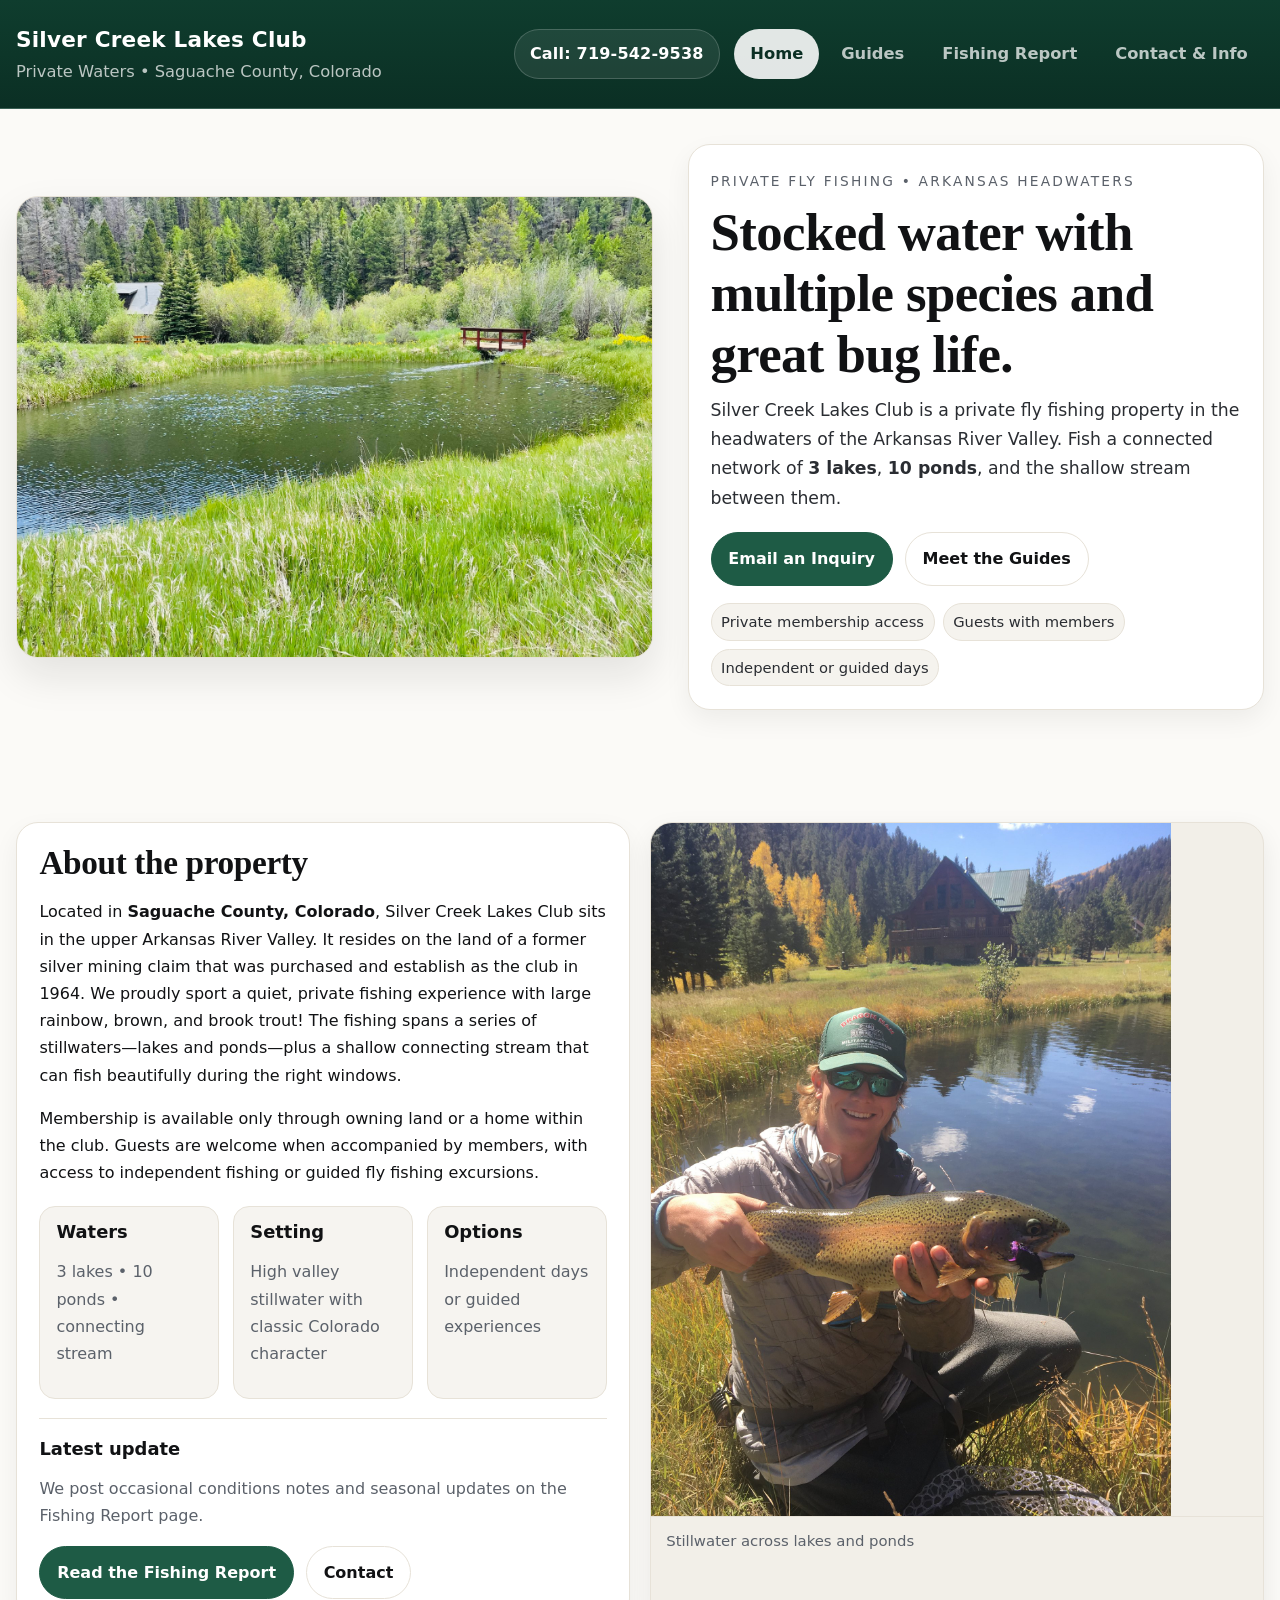
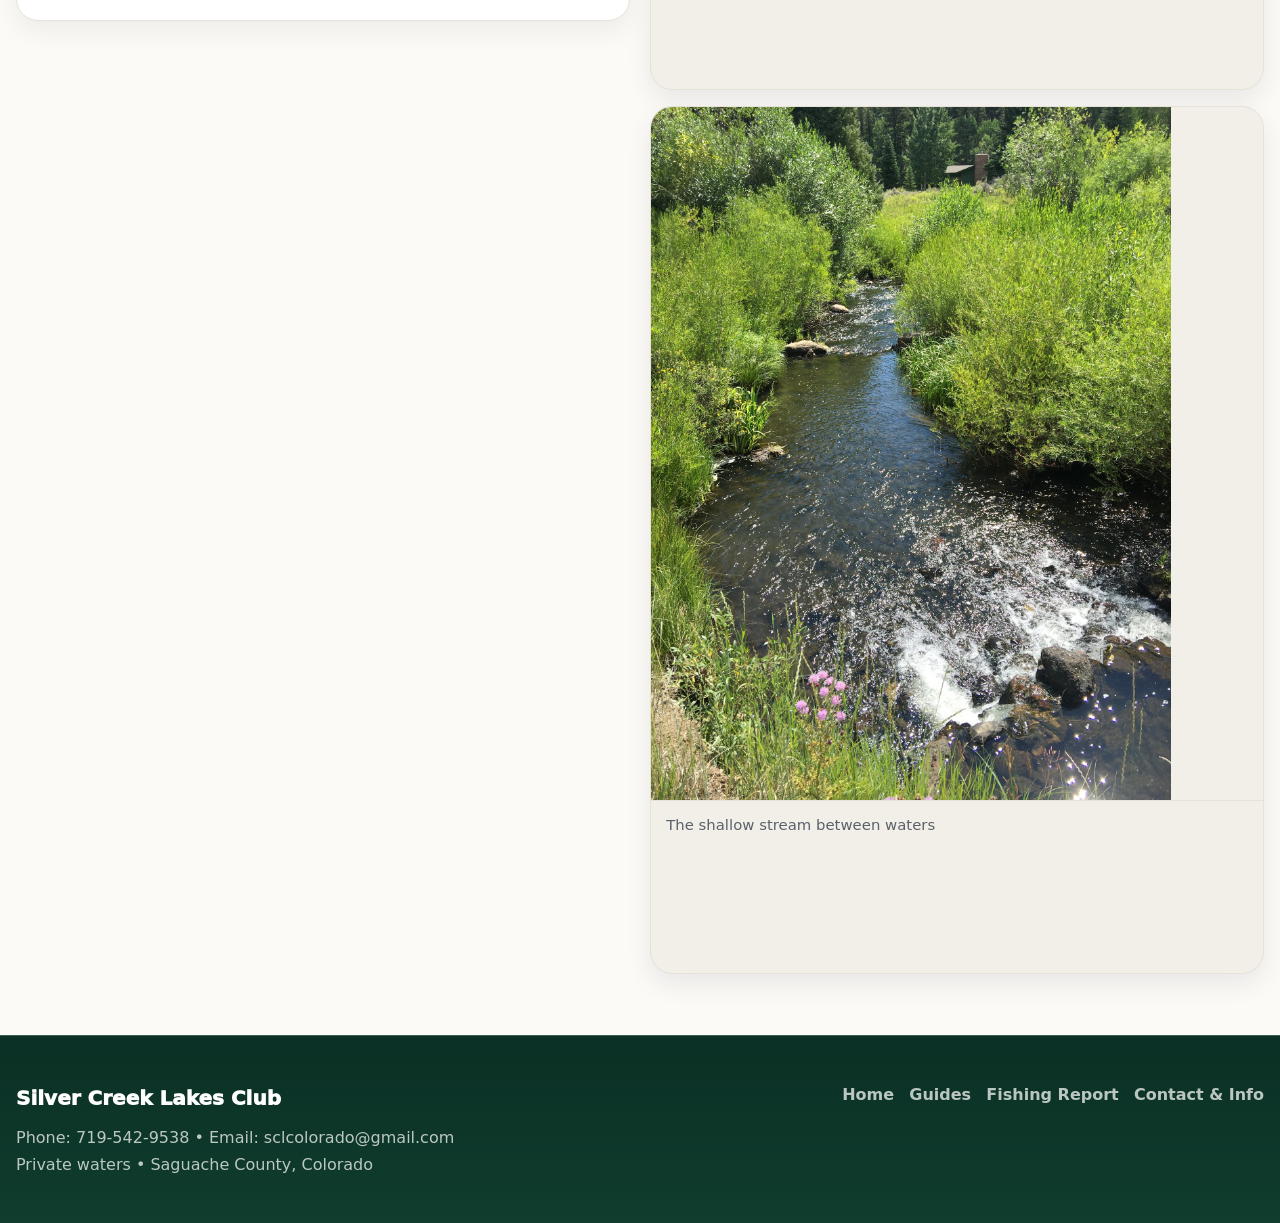
<file: index.html>
<!doctype html>
<html lang="en">
<head>
  <meta charset="utf-8" />
  <meta name="viewport" content="width=device-width, initial-scale=1" />
  <title>Silver Creek Lakes Club | Private Fly Fishing in Colorado’s Arkansas Headwaters</title>
  <meta name="description" content="Silver Creek Lakes Club offers private fly fishing in Saguache County, Colorado across lakes, ponds, and connecting streams." />
  <link rel="stylesheet" href="assets/css/styles.css" />
</head>

<body>
  <a class="skip-link" href="#main">Skip to content</a>

  <header class="site-header">
    <div class="container header-inner">
      <a class="brand" href="index.html" aria-label="Silver Creek Lakes Club Home">
        <div class="brand-text">
          <span class="brand-name">Silver Creek Lakes Club</span>
          <span class="brand-tag">Private Waters • Saguache County, Colorado</span>
        </div>
      </a>

      <div class="header-right">
        <a class="header-phone" href="tel:+17195429538" aria-label="Call 719-542-9538">
          Call: 719-542-9538
        </a>

        <nav class="nav" aria-label="Primary">
          <a class="nav-link active" href="index.html">Home</a>
          <a class="nav-link" href="guides.html">Guides</a>
          <a class="nav-link" href="fishing-report.html">Fishing Report</a>
          <a class="nav-link" href="contact.html">Contact & Info</a>
        </nav>
      </div>
    </div>
  </header>

  <main id="main">

    <section class="hero">
      <div class="container hero-grid">
        <div class="hero-media">
          <img src="assets/img/hero.jpg" alt="Silver Creek Lakes Club (add your hero photo)" />
        </div>

        <div class="hero-card">
          <p class="kicker">Private Fly Fishing • Arkansas Headwaters</p>
          <h1>Stocked water with multiple species and great bug life.</h1>
          <p class="lead">
            Silver Creek Lakes Club is a private fly fishing property in the headwaters of the Arkansas River Valley.
            Fish a connected network of <strong>3 lakes</strong>, <strong>10 ponds</strong>, and the shallow stream between them.
          </p>

          <div class="hero-ctas">
            <a class="btn primary" href="contact.html">Email an Inquiry</a>
            <a class="btn" href="guides.html">Meet the Guides</a>
          </div>

          <ul class="hero-badges" aria-label="Highlights">
            <li>Private membership access</li>
            <li>Guests with members</li>
            <li>Independent or guided days</li>
          </ul>
        </div>
      </div>
    </section>

    <section class="section">
      <div class="container two-col">
        <div class="card">
          <h2>About the property</h2>
          <p>
            Located in <strong>Saguache County, Colorado</strong>, Silver Creek Lakes Club sits in the upper Arkansas River Valley. 
            It resides on the land of a former silver mining claim that was purchased and establish as the club in 1964. We proudly sport a quiet, private 
            fishing experience with large rainbow, brown, and brook trout! The fishing spans a series of stillwaters—lakes and ponds—plus a shallow 
            connecting stream that can fish beautifully during the right windows.
          </p>
          <p>
            Membership is available only through owning land or a home within the club.
            Guests are welcome when accompanied by members, with access to independent fishing or guided fly fishing excursions.
          </p>

          <div class="info-grid">
            <div class="info-card">
              <h3>Waters</h3>
              <p class="muted">3 lakes • 10 ponds • connecting stream</p>
            </div>
            <div class="info-card">
              <h3>Setting</h3>
              <p class="muted">High valley stillwater with classic Colorado character</p>
            </div>
            <div class="info-card">
              <h3>Options</h3>
              <p class="muted">Independent days or guided experiences</p>
            </div>
          </div>

          <hr class="rule" />

          <h3>Latest update</h3>
          <p class="muted">
            We post occasional conditions notes and seasonal updates on the Fishing Report page.
          </p>

          <div class="hero-ctas">
            <a class="btn primary" href="fishing-report.html">Read the Fishing Report</a>
            <a class="btn" href="contact.html">Contact</a>
          </div>
        </div>

        <div class="photo-stack">
          <figure class="photo">
            <img src="assets/img/water-1.jpg" alt="Stillwater fishing on the property (add your photo)" />
            <figcaption>Stillwater across lakes and ponds</figcaption>
          </figure>
          <figure class="photo">
            <img src="assets/img/water-2.jpg" alt="Connecting stream between lakes (add your photo)" />
            <figcaption>The shallow stream between waters</figcaption>
          </figure>
        </div>
      </div>
    </section>

    <footer class="site-footer">
      <div class="container footer-inner">
        <div>
          <div class="footer-title">Silver Creek Lakes Club</div>
          <div class="footer-phone">Phone: 719-542-9538 • Email: sclcolorado@gmail.com</div>
          <div class="muted" style="color: var(--deepMuted);">Private waters • Saguache County, Colorado</div>
        </div>
        <div class="footer-links">
          <a href="index.html">Home</a>
          <a href="guides.html">Guides</a>
          <a href="fishing-report.html">Fishing Report</a>
          <a href="contact.html">Contact & Info</a>
        </div>
      </div>
    </footer>

  </main>
</body>
</html>
</file>
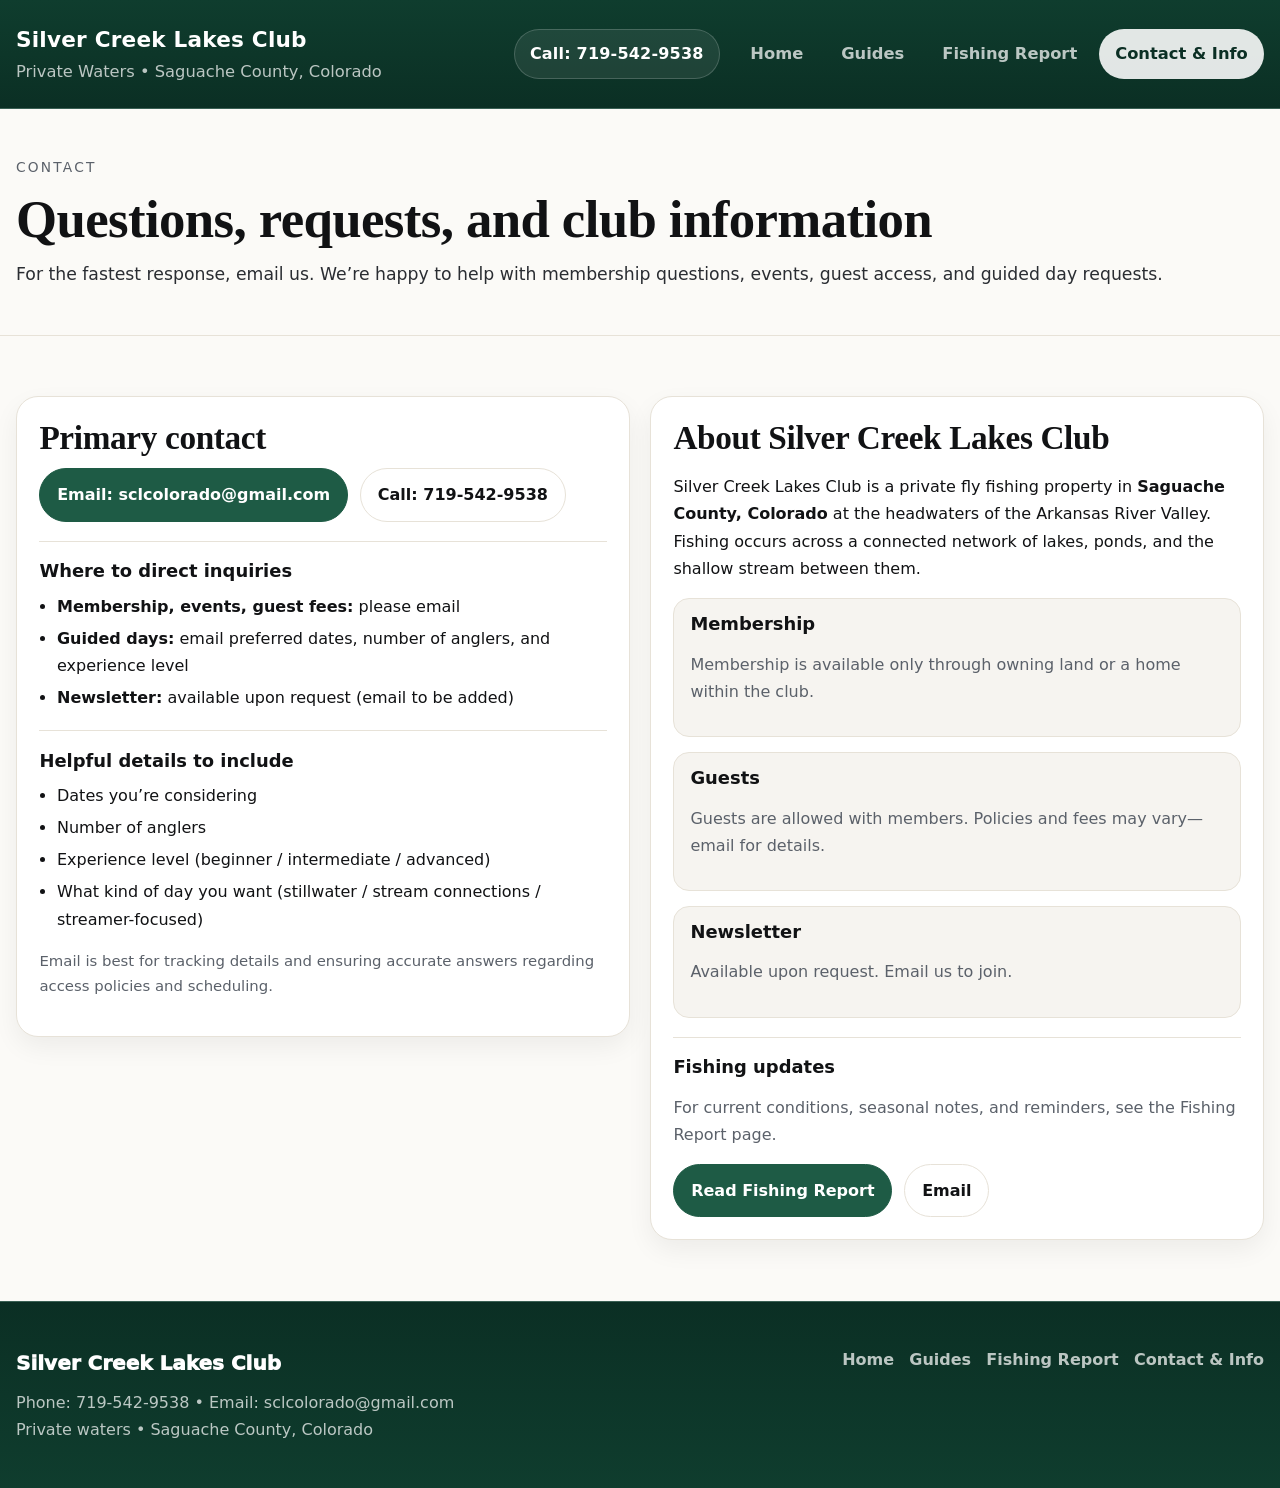
<file: contact.html>
<!doctype html>
<html lang="en">
<head>
  <meta charset="utf-8" />
  <meta name="viewport" content="width=device-width, initial-scale=1" />
  <title>Contact & Info | Silver Creek Lakes Club</title>
  <meta name="description" content="Contact Silver Creek Lakes Club for membership questions, events, guest access, fees, and guided fishing inquiries." />
  <link rel="stylesheet" href="assets/css/styles.css" />
</head>

<body>
  <a class="skip-link" href="#main">Skip to content</a>

  <header class="site-header">
    <div class="container header-inner">
      <a class="brand" href="index.html" aria-label="Silver Creek Lakes Club Home">
        <div class="brand-text">
          <span class="brand-name">Silver Creek Lakes Club</span>
          <span class="brand-tag">Private Waters • Saguache County, Colorado</span>
        </div>
      </a>

      <div class="header-right">
        <a class="header-phone" href="tel:+17195429538" aria-label="Call 719-542-9538">
          Call: 719-542-9538
        </a>

        <nav class="nav" aria-label="Primary">
          <a class="nav-link" href="index.html">Home</a>
          <a class="nav-link" href="guides.html">Guides</a>
          <a class="nav-link" href="fishing-report.html">Fishing Report</a>
          <a class="nav-link active" href="contact.html">Contact & Info</a>
        </nav>
      </div>
    </div>
  </header>

  <main id="main">
    <section class="page-hero">
      <div class="container">
        <p class="kicker">Contact</p>
        <h1>Questions, requests, and club information</h1>
        <p class="lead">
          For the fastest response, email us. We’re happy to help with membership questions, events, guest access, and guided day requests.
        </p>
      </div>
    </section>

    <section class="section">
      <div class="container two-col">

        <div class="card">
          <h2>Primary contact</h2>

          <div style="display:flex; gap:.75rem; flex-wrap:wrap; margin-top:.6rem;">
            <a class="btn primary" href="mailto:sclcolorado@gmail.com?subject=Silver%20Creek%20Lakes%20Club%20Inquiry">Email: sclcolorado@gmail.com</a>
            <a class="btn" href="tel:+17195429538">Call: 719-542-9538</a>
          </div>

          <hr class="rule" />

          <h3>Where to direct inquiries</h3>
          <ul class="bullets">
            <li><strong>Membership, events, guest fees:</strong> please email</li>
            <li><strong>Guided days:</strong> email preferred dates, number of anglers, and experience level</li>
            <li><strong>Newsletter:</strong> available upon request (email to be added)</li>
          </ul>

          <hr class="rule" />

          <h3>Helpful details to include</h3>
          <ul class="bullets">
            <li>Dates you’re considering</li>
            <li>Number of anglers</li>
            <li>Experience level (beginner / intermediate / advanced)</li>
            <li>What kind of day you want (stillwater / stream connections / streamer-focused)</li>
          </ul>

          <p class="muted small" style="margin-top: 1rem;">
            Email is best for tracking details and ensuring accurate answers regarding access policies and scheduling.
          </p>
        </div>

        <div class="card">
          <h2>About Silver Creek Lakes Club</h2>
          <p>
            Silver Creek Lakes Club is a private fly fishing property in <strong>Saguache County, Colorado</strong> at the headwaters of the
            Arkansas River Valley. Fishing occurs across a connected network of lakes, ponds, and the shallow stream between them.
          </p>

          <div class="info-grid" style="grid-template-columns: 1fr; margin-top: 1rem;">
            <div class="info-card">
              <h3>Membership</h3>
              <p class="muted">Membership is available only through owning land or a home within the club.</p>
            </div>
            <div class="info-card">
              <h3>Guests</h3>
              <p class="muted">Guests are allowed with members. Policies and fees may vary—email for details.</p>
            </div>
            <div class="info-card">
              <h3>Newsletter</h3>
              <p class="muted">Available upon request. Email us to join.</p>
            </div>
          </div>

          <hr class="rule" />

          <h3>Fishing updates</h3>
          <p class="muted">
            For current conditions, seasonal notes, and reminders, see the Fishing Report page.
          </p>

          <div style="display:flex; gap:.75rem; flex-wrap:wrap; margin-top:.8rem;">
            <a class="btn primary" href="fishing-report.html">Read Fishing Report</a>
            <a class="btn" href="mailto:sclcolorado@gmail.com?subject=Silver%20Creek%20Lakes%20Club%20Inquiry">Email</a>
          </div>
        </div>

      </div>
    </section>

    <footer class="site-footer">
      <div class="container footer-inner">
        <div>
          <div class="footer-title">Silver Creek Lakes Club</div>
          <div class="footer-phone">Phone: 719-542-9538 • Email: sclcolorado@gmail.com</div>
          <div class="muted" style="color: var(--deepMuted);">Private waters • Saguache County, Colorado</div>
        </div>
        <div class="footer-links">
          <a href="index.html">Home</a>
          <a href="guides.html">Guides</a>
          <a href="fishing-report.html">Fishing Report</a>
          <a href="contact.html">Contact & Info</a>
        </div>
      </div>
    </footer>
  </main>
</body>
</html>
</file>
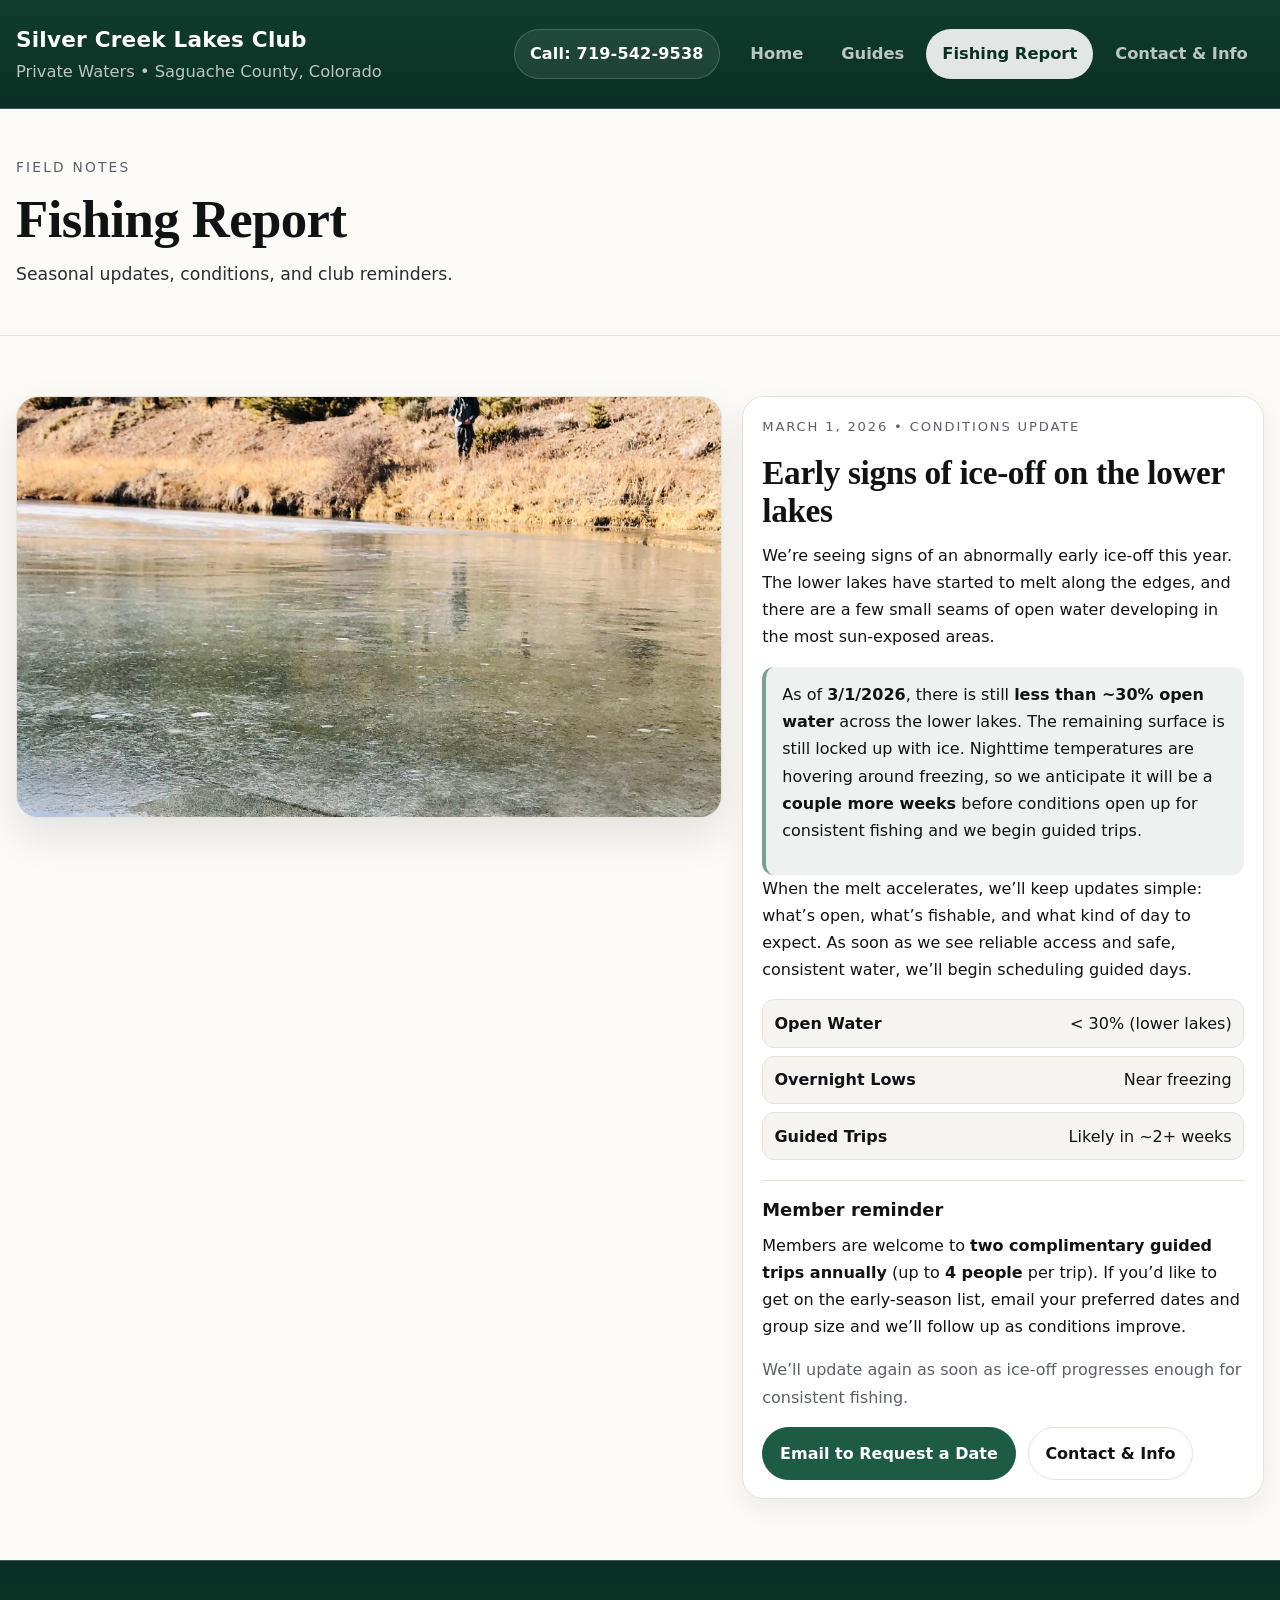
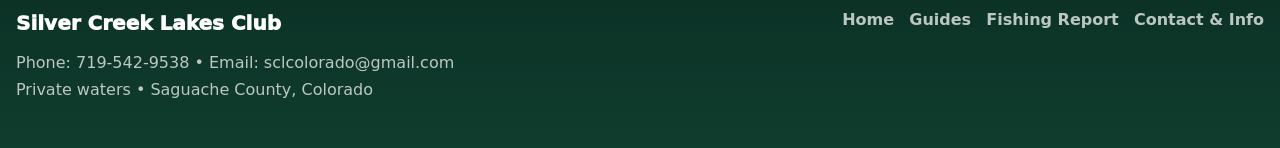
<file: fishing-report.html>
<!doctype html>
<html lang="en">
<head>
  <meta charset="utf-8" />
  <meta name="viewport" content="width=device-width, initial-scale=1" />
  <title>Fishing Report | Silver Creek Lakes Club</title>
  <meta name="description" content="Silver Creek Lakes Club fishing report and conditions updates." />
  <link rel="stylesheet" href="assets/css/styles.css" />
</head>

<body>
  <a class="skip-link" href="#main">Skip to content</a>

  <header class="site-header">
    <div class="container header-inner">
      <a class="brand" href="index.html" aria-label="Silver Creek Lakes Club Home">
        <div class="brand-text">
          <span class="brand-name">Silver Creek Lakes Club</span>
          <span class="brand-tag">Private Waters • Saguache County, Colorado</span>
        </div>
      </a>

      <div class="header-right">
        <a class="header-phone" href="tel:+17195429538" aria-label="Call 719-542-9538">
          Call: 719-542-9538
        </a>

        <nav class="nav" aria-label="Primary">
          <a class="nav-link" href="index.html">Home</a>
          <a class="nav-link" href="guides.html">Guides</a>
          <a class="nav-link active" href="fishing-report.html">Fishing Report</a>
          <a class="nav-link" href="contact.html">Contact & Info</a>
        </nav>
      </div>
    </div>
  </header>

  <main id="main">
    <section class="page-hero">
      <div class="container">
        <p class="kicker">Field Notes</p>
        <h1>Fishing Report</h1>
        <p class="lead">Seasonal updates, conditions, and club reminders.</p>
      </div>
    </section>

    <section class="section">
      <div class="container report-shell">
        <div class="report-hero">
          <img src="assets/img/report.jpg" alt="Lakes and ponds on the property (add your photo)" />
        </div>

        <article class="post-card report-body" aria-label="Fishing report post">
          <p class="post-meta">March 1, 2026 • Conditions Update</p>
          <h2>Early signs of ice-off on the lower lakes</h2>

          <p>
            We’re seeing signs of an abnormally early ice-off this year. The lower lakes have started to melt along the edges,
            and there are a few small seams of open water developing in the most sun-exposed areas.
          </p>

          <div class="highlight">
            <p>
              As of <strong>3/1/2026</strong>, there is still <strong>less than ~30% open water</strong> across the lower lakes.
              The remaining surface is still locked up with ice. Nighttime temperatures are hovering around freezing, so we
              anticipate it will be a <strong>couple more weeks</strong> before conditions open up for consistent fishing and we begin guided trips.
            </p>
          </div>

          <p>
            When the melt accelerates, we’ll keep updates simple: what’s open, what’s fishable, and what kind of day to expect.
            As soon as we see reliable access and safe, consistent water, we’ll begin scheduling guided days.
          </p>

          <div class="keyline" aria-label="Quick conditions">
            <div class="row"><strong>Open Water</strong><span>&lt; 30% (lower lakes)</span></div>
            <div class="row"><strong>Overnight Lows</strong><span>Near freezing</span></div>
            <div class="row"><strong>Guided Trips</strong><span>Likely in ~2+ weeks</span></div>
          </div>

          <hr class="rule" />

          <h3>Member reminder</h3>
          <p>
            Members are welcome to <strong>two complimentary guided trips annually</strong> (up to <strong>4 people</strong> per trip).
            If you’d like to get on the early-season list, email your preferred dates and group size and we’ll follow up as conditions improve.
          </p>

          <p class="muted">
            We’ll update again as soon as ice-off progresses enough for consistent fishing.
          </p>

          <div class="hero-ctas">
            <a class="btn primary" href="mailto:sclcolorado@gmail.com?subject=Fishing%20Report%20-%20Guided%20Trip%20Request">Email to Request a Date</a>
            <a class="btn" href="contact.html">Contact & Info</a>
          </div>
        </article>
      </div>
    </section>

    <footer class="site-footer">
      <div class="container footer-inner">
        <div>
          <div class="footer-title">Silver Creek Lakes Club</div>
          <div class="footer-phone">Phone: 719-542-9538 • Email: sclcolorado@gmail.com</div>
          <div class="muted" style="color: var(--deepMuted);">Private waters • Saguache County, Colorado</div>
        </div>
        <div class="footer-links">
          <a href="index.html">Home</a>
          <a href="guides.html">Guides</a>
          <a href="fishing-report.html">Fishing Report</a>
          <a href="contact.html">Contact & Info</a>
        </div>
      </div>
    </footer>
  </main>
</body>
</html>
</file>
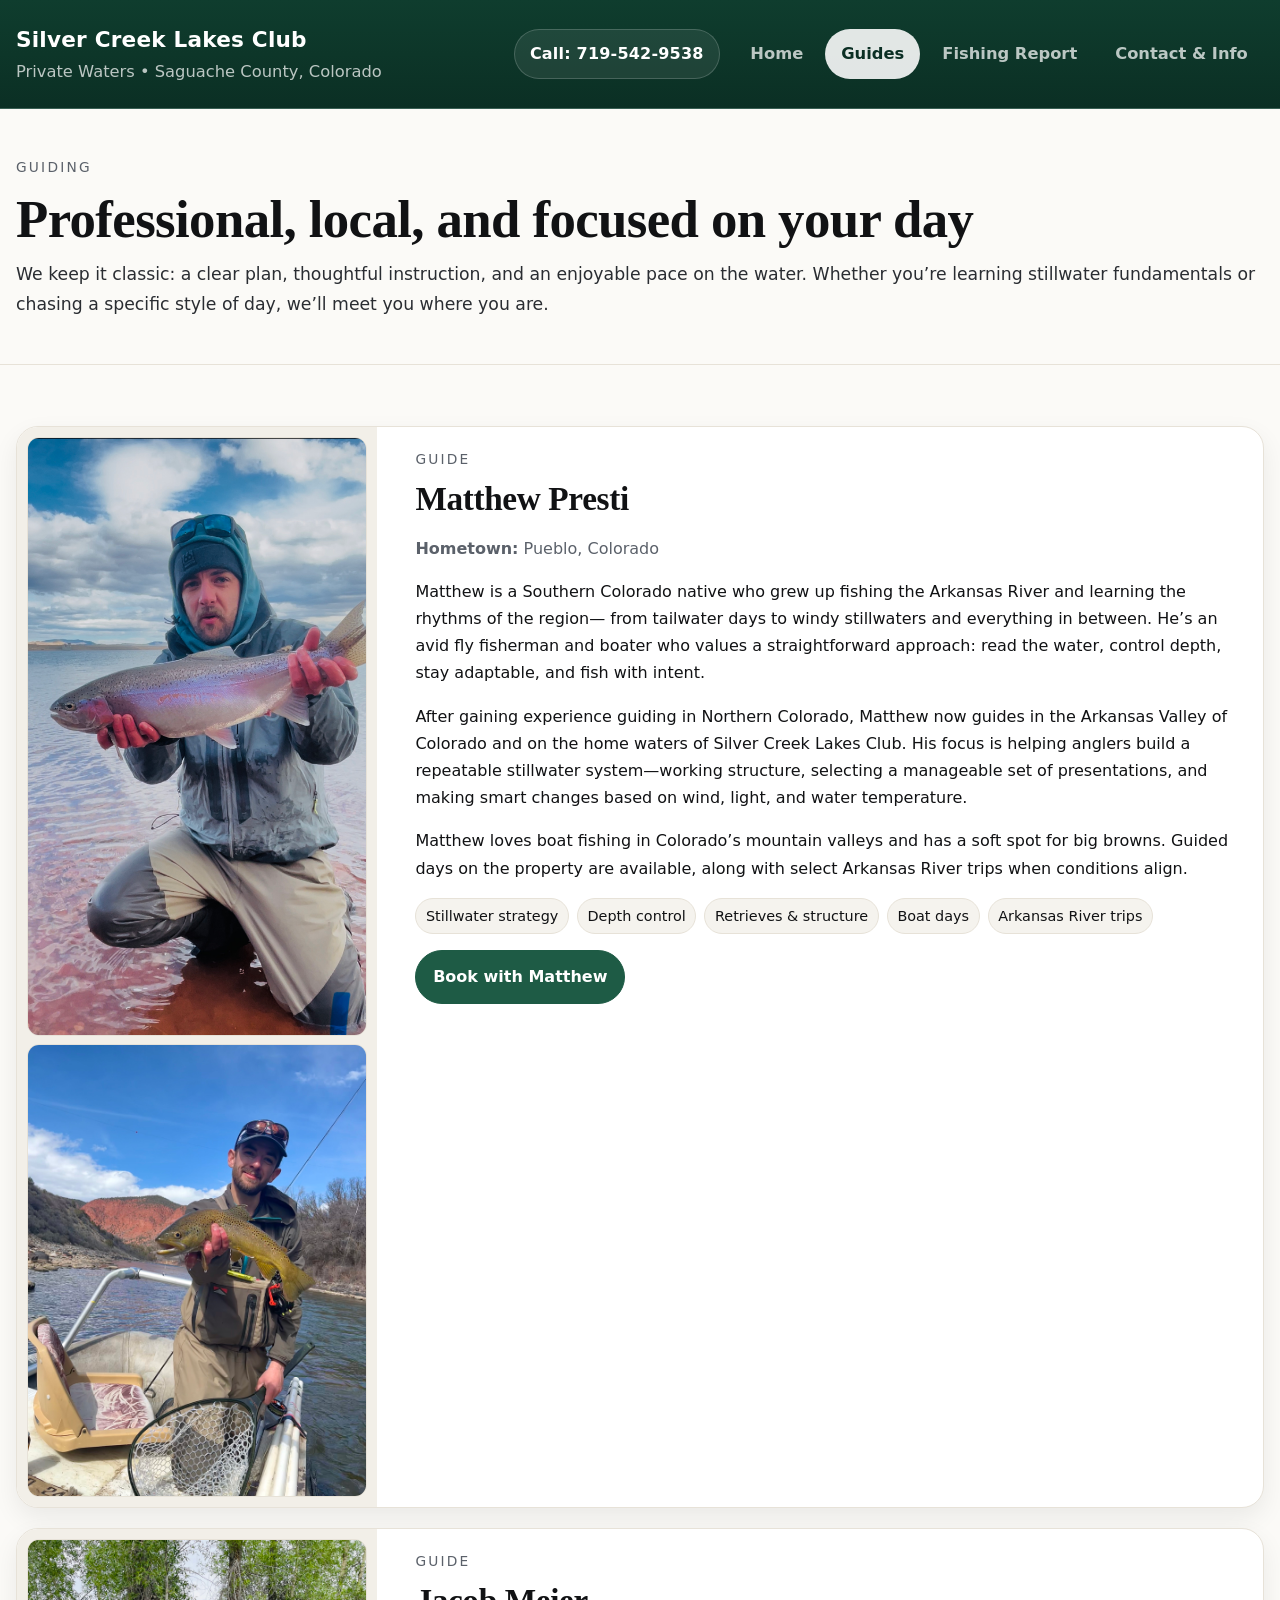
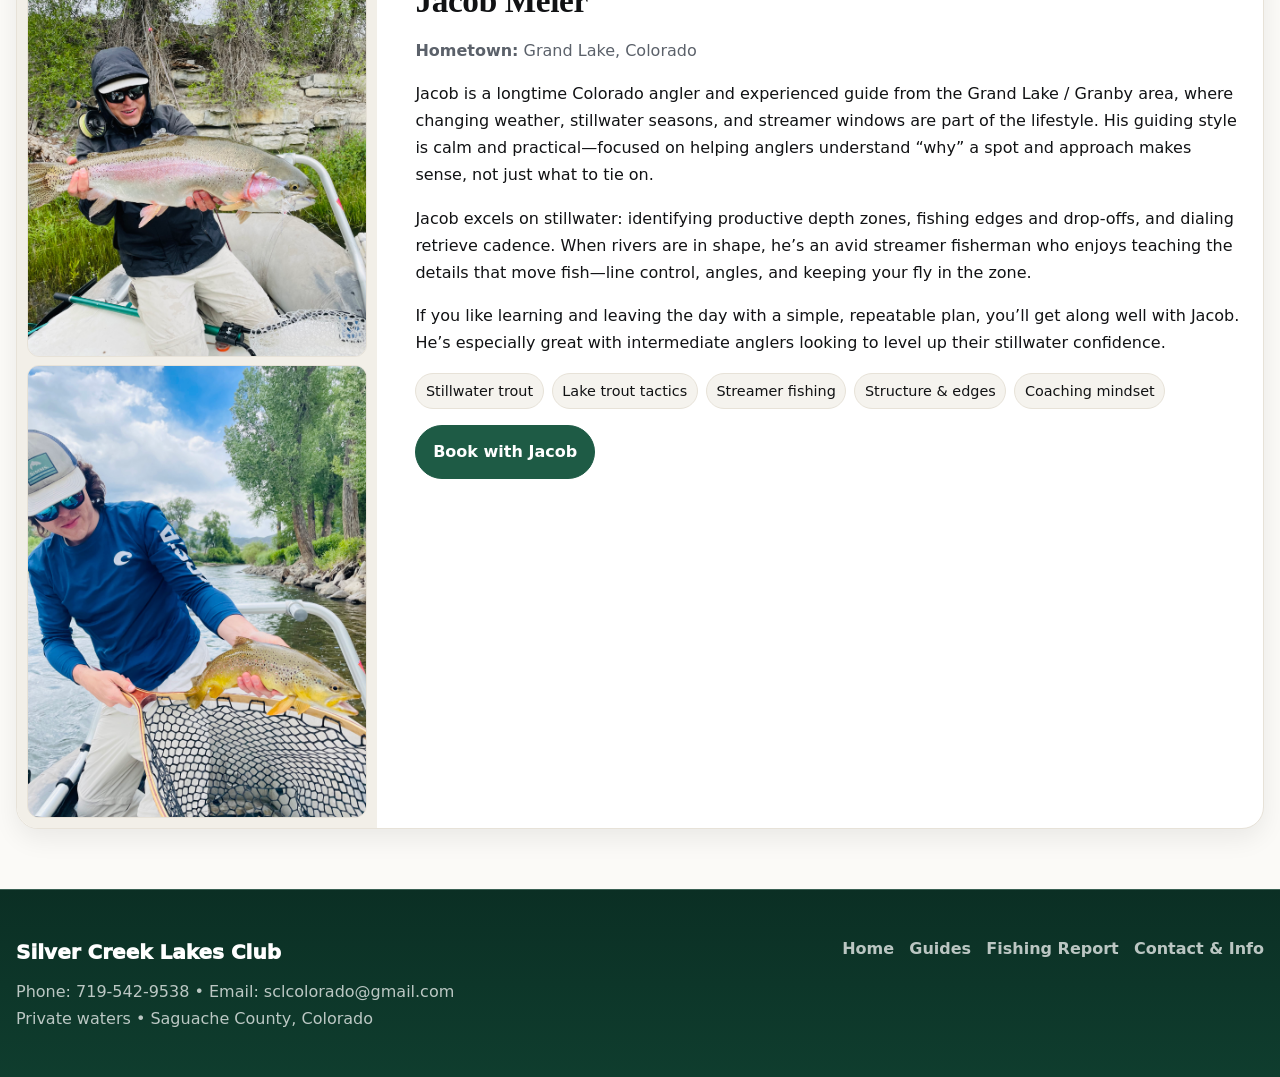
<file: guides.html>
<!doctype html>
<html lang="en">
<head>
  <meta charset="utf-8" />
  <meta name="viewport" content="width=device-width, initial-scale=1" />
  <title>Guides | Silver Creek Lakes Club</title>
  <meta name="description" content="Meet the guides of Silver Creek Lakes Club." />
  <link rel="stylesheet" href="assets/css/styles.css" />
</head>

<body>
  <a class="skip-link" href="#main">Skip to content</a>

  <header class="site-header">
    <div class="container header-inner">
      <a class="brand" href="index.html" aria-label="Silver Creek Lakes Club Home">
        <div class="brand-text">
          <span class="brand-name">Silver Creek Lakes Club</span>
          <span class="brand-tag">Private Waters • Saguache County, Colorado</span>
        </div>
      </a>

      <div class="header-right">
        <a class="header-phone" href="tel:+17195429538" aria-label="Call 719-542-9538">
          Call: 719-542-9538
        </a>

        <nav class="nav" aria-label="Primary">
          <a class="nav-link" href="index.html">Home</a>
          <a class="nav-link active" href="guides.html">Guides</a>
          <a class="nav-link" href="fishing-report.html">Fishing Report</a>
          <a class="nav-link" href="contact.html">Contact & Info</a>
        </nav>
      </div>
    </div>
  </header>

  <main id="main">
    <section class="page-hero">
      <div class="container">
        <p class="kicker">Guiding</p>
        <h1>Professional, local, and focused on your day</h1>
        <p class="lead">
          We keep it classic: a clear plan, thoughtful instruction, and an enjoyable pace on the water.
          Whether you’re learning stillwater fundamentals or chasing a specific style of day, we’ll meet you where you are.
        </p>
      </div>
    </section>

    <section class="section">
      <div class="container guide-grid">

        <!-- MATTHEW -->
        <article class="guide-card guide-two-photos">
          <div class="guide-photos">
            <img src="assets/img/guide-matthew.jpg" alt="Matthew Presti (portrait - add your photo)" />
            <img src="assets/img/guide-matthew-2.jpg" alt="Matthew Presti fishing (action - add your photo)" />
          </div>

          <div class="guide-body">
            <p class="kicker">Guide</p>
            <h2>Matthew Presti</h2>
            <p class="muted"><strong>Hometown:</strong> Pueblo, Colorado</p>

            <p>
              Matthew is a Southern Colorado native who grew up fishing the Arkansas River and learning the rhythms of the region—
              from tailwater days to windy stillwaters and everything in between. He’s an avid fly fisherman and boater who values
              a straightforward approach: read the water, control depth, stay adaptable, and fish with intent.
            </p>

            <p>
              After gaining experience guiding in Northern Colorado, Matthew now guides in the Arkansas Valley of Colorado and on the
              home waters of Silver Creek Lakes Club. His focus is helping anglers build a repeatable stillwater system—working structure,
              selecting a manageable set of presentations, and making smart changes based on wind, light, and water temperature.
            </p>

            <p>
              Matthew loves boat fishing in Colorado’s mountain valleys and has a soft spot for big browns. Guided days on the property
              are available, along with select Arkansas River trips when conditions align.
            </p>

            <div class="pill-row" aria-label="Specialties">
              <span class="pill">Stillwater strategy</span>
              <span class="pill">Depth control</span>
              <span class="pill">Retrieves & structure</span>
              <span class="pill">Boat days</span>
              <span class="pill">Arkansas River trips</span>
            </div>

            <div style="margin-top: 1rem;">
              <a class="btn primary" href="contact.html">Book with Matthew</a>
            </div>
          </div>
        </article>

        <!-- JACOB -->
        <article class="guide-card guide-two-photos">
          <div class="guide-photos">
            <img src="assets/img/guide-jacob.jpg" alt="Jacob Meier (portrait - add your photo)" />
            <img src="assets/img/guide-jacob-2.jpg" alt="Jacob Meier fishing (action - add your photo)" />
          </div>

          <div class="guide-body">
            <p class="kicker">Guide</p>
            <h2>Jacob Meier</h2>
            <p class="muted"><strong>Hometown:</strong> Grand Lake, Colorado</p>

            <p>
              Jacob is a longtime Colorado angler and experienced guide from the Grand Lake / Granby area, where changing weather,
              stillwater seasons, and streamer windows are part of the lifestyle. His guiding style is calm and practical—focused on
              helping anglers understand “why” a spot and approach makes sense, not just what to tie on.
            </p>

            <p>
              Jacob excels on stillwater: identifying productive depth zones, fishing edges and drop-offs, and dialing retrieve cadence.
              When rivers are in shape, he’s an avid streamer fisherman who enjoys teaching the details that move fish—line control,
              angles, and keeping your fly in the zone.
            </p>

            <p>
              If you like learning and leaving the day with a simple, repeatable plan, you’ll get along well with Jacob.
              He’s especially great with intermediate anglers looking to level up their stillwater confidence.
            </p>

            <div class="pill-row" aria-label="Specialties">
              <span class="pill">Stillwater trout</span>
              <span class="pill">Lake trout tactics</span>
              <span class="pill">Streamer fishing</span>
              <span class="pill">Structure & edges</span>
              <span class="pill">Coaching mindset</span>
            </div>

            <div style="margin-top: 1rem;">
              <a class="btn primary" href="contact.html">Book with Jacob</a>
            </div>
          </div>
        </article>

      </div>
    </section>

    <footer class="site-footer">
      <div class="container footer-inner">
        <div>
          <div class="footer-title">Silver Creek Lakes Club</div>
          <div class="footer-phone">Phone: 719-542-9538 • Email: sclcolorado@gmail.com</div>
          <div class="muted" style="color: var(--deepMuted);">Private waters • Saguache County, Colorado</div>
        </div>
        <div class="footer-links">
          <a href="index.html">Home</a>
          <a href="guides.html">Guides</a>
          <a href="fishing-report.html">Fishing Report</a>
          <a href="contact.html">Contact & Info</a>
        </div>
      </div>
    </footer>
  </main>
</body>
</html>
</file>
<file: assets/css/styles.css>
/* =========================================================
   Silver Creek Lakes Club — Light / Blog / Outdoor Journal
   Header + Footer: Dark Green, Larger, Phone Prominent
   ========================================================= */

:root{
  --bg: #fbfaf7;
  --paper: #ffffff;
  --ink: #111214;
  --muted: #5b616a;
  --line: #e7e2d8;

  --accent: #1e5b45;   /* pine */
  --accent2: #b07a2a;  /* warm ochre */
  --soft: #f2efe8;     /* warm light */
  --shadow: 0 18px 40px rgba(17,18,20,.10);

  /* Dark header/footer */
  --deep: #0f3d2e;     /* dark green */
  --deep2: #0b2f24;    /* darker green */
  --deepText: rgba(255,255,255,.92);
  --deepMuted: rgba(255,255,255,.72);
  --deepLine: rgba(255,255,255,.18);

  --radius: 16px;
  --radius-lg: 22px;

  /* Widen content to reduce wasted space */
  --container: 1320px;

  --serif: ui-serif, Georgia, "Times New Roman", Times, serif;
  --sans: ui-sans-serif, system-ui, -apple-system, Segoe UI, Roboto, Helvetica, Arial;
}

*{ box-sizing:border-box; }
html,body{ height:100%; }
body{
  margin:0;
  background: var(--bg);
  color: var(--ink);
  font-family: var(--sans);
  line-height: 1.7;
}

img{ max-width:100%; display:block; }
a{ color: inherit; text-decoration:none; }

.container{
  width: min(100% - 2rem, var(--container));
  margin-inline:auto;
}

.skip-link{
  position:absolute;
  left:-999px; top:0;
  background: var(--accent);
  color:#fff;
  padding:.6rem .9rem;
  border-radius: 10px;
  z-index:9999;
}
.skip-link:focus{ left: 1rem; top: 1rem; }

/* ---------------- Header (bigger + dark) ---------------- */
.site-header{
  position: sticky;
  top:0;
  z-index:50;
  background: linear-gradient(180deg, var(--deep), var(--deep2));
  border-bottom: 1px solid var(--deepLine);
}

.header-inner{
  display:flex;
  align-items:center;
  justify-content: space-between;
  gap: 1rem;
  padding: 1.35rem 0; /* bigger */
}

.brand{
  display:flex;
  align-items:center;
  gap: 1rem;
}
.brand-mark{ width:40px; height:40px; }
.brand-text{ display:flex; flex-direction:column; }
.brand-name{
  font-weight: 900;
  letter-spacing: .2px;
  font-size: 1.35rem; /* bigger */
  color: #fff;
}
.brand-tag{
  font-size: 1.02rem; /* bigger */
  color: var(--deepMuted);
}

.header-right{
  display:flex;
  align-items:center;
  gap: .9rem;
  flex-wrap: wrap;
  justify-content:flex-end;
}

/* Phone in header */
.header-phone{
  display:inline-flex;
  align-items:center;
  gap:.5rem;
  padding:.65rem .95rem;
  border-radius: 999px;
  border: 1px solid var(--deepLine);
  background: rgba(255,255,255,.08);
  color: #fff;
  font-weight: 850;
  letter-spacing: .2px;
}
.header-phone:hover{
  background: rgba(255,255,255,.14);
}

/* Nav */
.nav{
  display:flex;
  align-items:center;
  gap:.35rem;
  flex-wrap: wrap;
  justify-content:flex-end;
}
.nav-link{
  padding:.65rem .95rem;         /* bigger */
  border-radius: 999px;
  color: var(--deepMuted);
  border: 1px solid transparent;
  font-weight: 800;              /* bolder */
  font-size: 1.02rem;            /* bigger */
}
.nav-link:hover{
  color: #fff;
  border-color: var(--deepLine);
  background: rgba(255,255,255,.10);
}
.nav-link.active{
  color: #0b2f24;
  border-color: rgba(255,255,255,.0);
  background: rgba(255,255,255,.88);
}

/* ---------------- Typography ---------------- */
h1,h2,h3{
  margin: 0 0 .7rem;
  line-height: 1.15;
}
h1{
  font-family: var(--serif);
  font-size: clamp(2.1rem, 4.5vw, 3.3rem);
  letter-spacing: -.6px;
}
h2{
  font-family: var(--serif);
  font-size: clamp(1.55rem, 2.6vw, 2.2rem);
  letter-spacing: -.35px;
}
h3{ font-size: 1.12rem; }

.lead{
  font-size: 1.08rem;
  color: #2a2d32;
  margin: 0 0 1.2rem;
}
.muted{ color: var(--muted); }
.small{ font-size: .93rem; }

.kicker{
  display:inline-block;
  letter-spacing: .16em;
  text-transform: uppercase;
  font-size: .86rem;
  color: var(--muted);
  margin: 0 0 .55rem;
}

hr.rule{
  border: none;
  border-top: 1px solid var(--line);
  margin: 1.2rem 0;
}

/* ---------------- Buttons ---------------- */
.btn{
  display:inline-flex;
  align-items:center;
  justify-content:center;
  gap:.5rem;
  padding:.75rem 1.05rem;
  border-radius: 999px;
  border: 1px solid var(--line);
  background: var(--paper);
  color: var(--ink);
  font-weight: 750;
  transition: transform .12s ease, box-shadow .12s ease, border-color .12s ease;
}
.btn:hover{
  transform: translateY(-1px);
  box-shadow: 0 10px 26px rgba(17,18,20,.10);
  border-color: rgba(17,18,20,.15);
}
.btn.primary{
  background: var(--accent);
  border-color: var(--accent);
  color: #fff;
}
.btn.primary:hover{
  box-shadow: 0 14px 30px rgba(30,91,69,.18);
}

/* ---------------- Sections ---------------- */
.section{ padding: 3.8rem 0; }
.section.soft{
  background: linear-gradient(180deg, rgba(242,239,232,.9), rgba(242,239,232,.55));
  border-top: 1px solid var(--line);
  border-bottom: 1px solid var(--line);
}
.page-hero{
  padding: 2.8rem 0 1.6rem;
  border-bottom: 1px solid var(--line);
}

/* ---------------- Hero ---------------- */
.hero{
  padding: 2.2rem 0 3.2rem;
}
.hero-grid{
  display:grid;
  grid-template-columns: 1.05fr .95fr;
  gap: 2.2rem;
  align-items: center;
}
@media (max-width: 950px){
  .hero-grid{ grid-template-columns: 1fr; }
}

.hero-media{
  border-radius: var(--radius-lg);
  overflow:hidden;
  box-shadow: var(--shadow);
  border: 1px solid var(--line);
  background: var(--soft);
}
.hero-media img{
  width: 100%;
  height: 460px;
  object-fit: cover;
}
@media (max-width: 950px){
  .hero-media img{ height: 360px; }
}

.hero-card{
  background: var(--paper);
  border: 1px solid var(--line);
  border-radius: var(--radius-lg);
  padding: 1.4rem 1.35rem;
  box-shadow: 0 10px 26px rgba(17,18,20,.06);
}
.hero-ctas{
  display:flex;
  flex-wrap:wrap;
  gap:.75rem;
  margin-top: 1rem;
}
.hero-badges{
  list-style:none;
  padding:0;
  margin: 1.1rem 0 0;
  display:flex;
  flex-wrap:wrap;
  gap:.5rem;
}
.hero-badges li{
  padding:.33rem .6rem;
  border-radius: 999px;
  border: 1px solid var(--line);
  background: rgba(242,239,232,.75);
  color: #2a2d32;
  font-size: .92rem;
}

/* ---------------- Layout blocks ---------------- */
.two-col{
  display:grid;
  grid-template-columns: 1fr 1fr; /* bigger cards */
  gap: 1.25rem;
  align-items: start;
}
@media (max-width: 900px){
  .two-col{ grid-template-columns: 1fr; }
}

.card{
  background: var(--paper);
  border: 1px solid var(--line);
  border-radius: var(--radius-lg);
  padding: 1.35rem 1.4rem;
  box-shadow: 0 10px 26px rgba(17,18,20,.06);
}

.info-grid{
  display:grid;
  grid-template-columns: repeat(3, minmax(0,1fr));
  gap: .9rem;
  margin-top: 1.2rem;
}
@media (max-width: 900px){
  .info-grid{ grid-template-columns: 1fr; }
}
.info-card{
  background: rgba(242,239,232,.65);
  border: 1px solid var(--line);
  border-radius: var(--radius);
  padding: .95rem 1rem;
}

/* ---------------- Photos ---------------- */
.photo-stack{
  display:grid;
  gap: 1rem;
}
.photo{
  margin:0;
  border-radius: var(--radius-lg);
  overflow:hidden;
  border: 1px solid var(--line);
  background: var(--soft);
  box-shadow: 0 10px 26px rgba(17,18,20,.08);
}
.photo img{
  width: auto%;
  height: 80%;
  object-fit: cover;
  object-position: center; /* adjust if needed */
   object-position: center 35%;
}
.photo figcaption{
  padding: .75rem .95rem;
  border-top: 1px solid var(--line);
  color: var(--muted);
  font-size: .93rem;
}

/* ---------------- Blog / Reports ---------------- */
.section-head{
  display:flex;
  justify-content: space-between;
  align-items: flex-end;
  gap: 1rem;
  flex-wrap: wrap;
  margin-bottom: 1.2rem;
}

.post-grid{
  display:grid;
  grid-template-columns: 1.1fr .9fr;
  gap: 1.2rem;
  align-items: start;
}
@media (max-width: 950px){
  .post-grid{ grid-template-columns: 1fr; }
}

.featured-post{
  display:grid;
  gap: .9rem;
}
.featured-media{
  border-radius: var(--radius-lg);
  overflow:hidden;
  border: 1px solid var(--line);
  background: var(--soft);
  box-shadow: var(--shadow);
}
.featured-media img{
  width:100%;
  height: 360px;
  object-fit: cover;
}
@media (max-width: 950px){
  .featured-media img{ height: 280px; }
}

.post-card{
  background: var(--paper);
  border: 1px solid var(--line);
  border-radius: var(--radius-lg);
  padding: 1.15rem 1.2rem;
  box-shadow: 0 10px 26px rgba(17,18,20,.06);
}
.post-meta{
  margin: 0 0 .35rem;
  letter-spacing: .14em;
  text-transform: uppercase;
  font-size: .82rem;
  color: var(--muted);
}
.post-tags{
  display:flex;
  flex-wrap: wrap;
  gap:.5rem;
  margin-top: .8rem;
}
.tag{
  font-size: .88rem;
  padding: .28rem .55rem;
  border-radius: 999px;
  border: 1px solid var(--line);
  background: rgba(242,239,232,.75);
  color: #2a2d32;
}

.sidebar{
  display:grid;
  gap: 1rem;
}
.bullets{
  margin: .6rem 0 0;
  padding-left: 1.1rem;
}
.bullets li{ margin: .3rem 0; }

/* Fishing report single post layout */
.report-shell{
  display:grid;
  grid-template-columns: 1.15fr .85fr;
  gap: 1.25rem;
  align-items:start;
}
@media (max-width: 950px){
  .report-shell{ grid-template-columns: 1fr; }
}
.report-hero{
  border-radius: var(--radius-lg);
  overflow:hidden;
  border: 1px solid var(--line);
  background: var(--soft);
  box-shadow: var(--shadow);
}
.report-hero img{
  width: 100%;
  height: 420px;
  object-fit: cover;
}
@media (max-width: 950px){
  .report-hero img{ height: 300px; }
}
.report-body p{
  margin: 0 0 1rem;
}
.report-body .highlight{
  background: rgba(30,91,69,.08);
  border-left: 4px solid rgba(30,91,69,.55);
  padding: .9rem 1rem;
  border-radius: 12px;
}
.keyline{
  display:grid;
  gap:.5rem;
}
.keyline .row{
  display:flex;
  justify-content: space-between;
  gap: 1rem;
  padding: .6rem .7rem;
  border: 1px solid var(--line);
  border-radius: 12px;
  background: rgba(242,239,232,.65);
}
.keyline .row strong{ font-weight: 850; }

/* ---------------- Guides ---------------- */
/* ---------------- Guides (two-photo layout) ---------------- */
/* ---------------- Guides (two-photo STACKED layout) ---------------- */
.guide-grid{ display:grid; gap: 1.25rem; }

.guide-card{
  display:grid;
  grid-template-columns: 360px 1fr; /* left photos + right text */
  gap: 1.2rem;
  background: var(--paper);
  border: 1px solid var(--line);
  border-radius: var(--radius-lg);
  overflow:hidden;
  box-shadow: 0 10px 26px rgba(17,18,20,.07);
}

@media (max-width: 950px){
  .guide-card{ grid-template-columns: 1fr; }
}

/* Left column: two photos stacked vertically */
.guide-photos{
  display:grid;
  grid-template-rows: auto auto;
  gap: 8px;
  padding: 10px;               /* gives a nice border breathing room */
  background: var(--soft);
}

.guide-photos img{
  width:100%;
  height:auto;
  object-fit:contain;
  border-radius: 12px;
  border: 1px solid var(--line);
}

@media (max-width: 480px){
  .guide-photos img{
    height: 210px;
  }
}

.guide-body{ padding: 1.15rem 1.2rem 1.25rem; }

.pill-row{
  display:flex;
  flex-wrap: wrap;
  gap:.5rem;
  margin-top: .9rem;
}

.pill{
  font-size: .9rem;
  padding: .32rem .6rem;
  border-radius: 999px;
  border: 1px solid var(--line);
  background: rgba(242,239,232,.75);
}

/* ---------------- Footer (bigger + dark) ---------------- */
.site-footer{
  padding: 2.8rem 0; /* bigger */
  border-top: 1px solid var(--deepLine);
  background: linear-gradient(180deg, var(--deep2), var(--deep));
  color: var(--deepText);
}
.footer-inner{
  display:flex;
  justify-content: space-between;
  align-items:flex-start;
  gap: 1rem;
  flex-wrap: wrap;
}
.footer-title{
  font-weight: 950;
  font-size: 1.25rem; /* bigger */
  color: #fff;
}
.footer-links{
  display:flex;
  gap: .95rem;
  flex-wrap: wrap;
}
.footer-links a{
  color: var(--deepMuted);
  border-bottom: 1px solid transparent;
  font-weight: 750;
}
.footer-links a:hover{
  color: #fff;
  border-bottom-color: rgba(255,255,255,.55);
}
.footer-phone{
  margin-top: .55rem;
  color: var(--deepMuted);
}

code{
  padding: .12rem .35rem;
  border-radius: 8px;
  border: 1px solid var(--line);
  background: rgba(242,239,232,.8);
}

/* ===== Mobile fixes for Guides two-photo layout ===== */
@media (max-width: 900px){
  .guide-card{
    grid-template-columns: 1fr;  /* stack */
  }

  .guide-photos{
    grid-template-rows: auto auto; /* avoid 1fr collapsing */
  }

  .guide-photos img{
    height: 240px;     /* consistent size on mobile */
    min-height: 240px;
    object-fit: cover;
    object-position: center;
  }
}

@media (max-width: 480px){
  .guide-photos img{
    height: 210px;
    min-height: 210px;
  }
}
</file>
